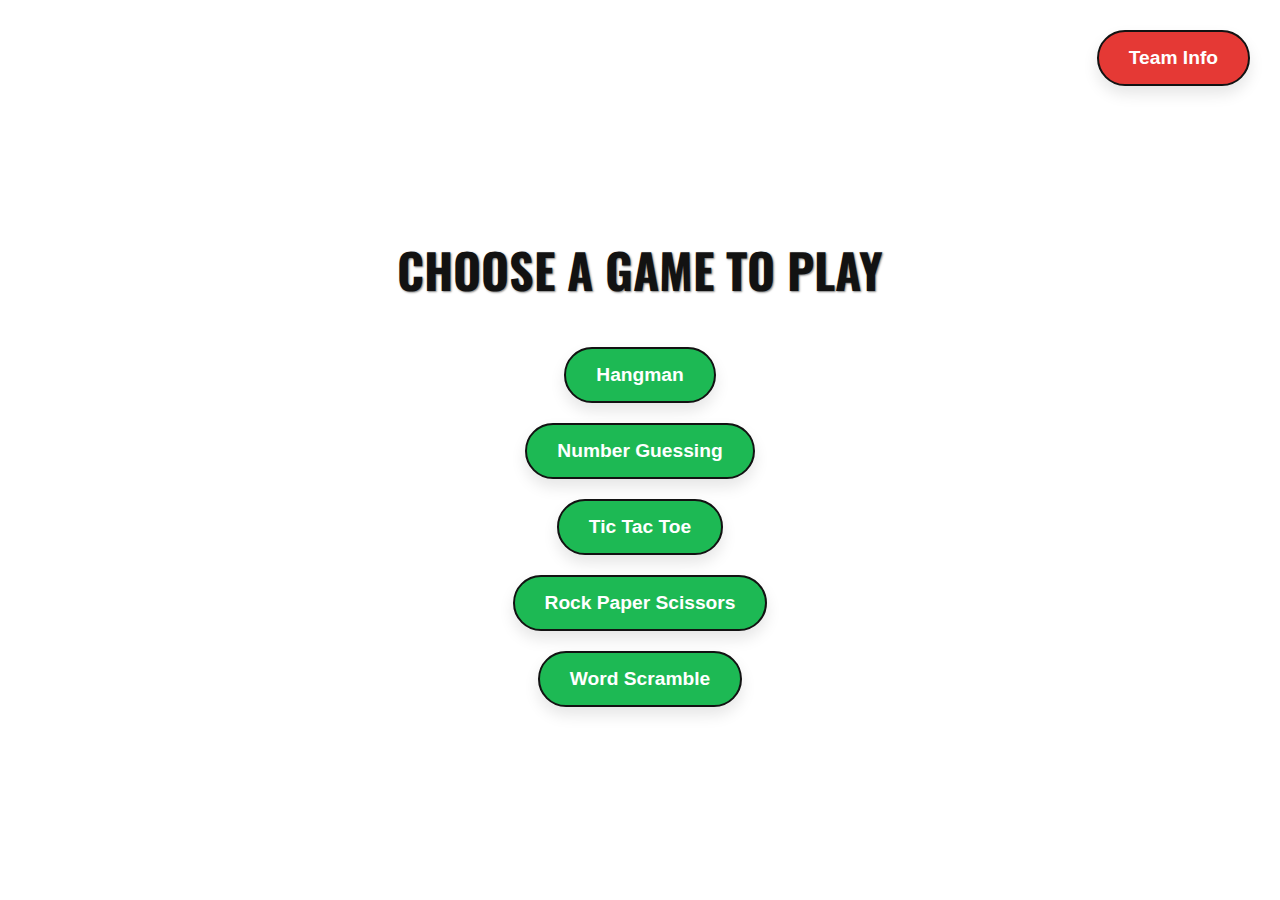
<file: index.html>
<!DOCTYPE html>
<html lang="en">
<head>
    <meta charset="UTF-8">
    <meta name="viewport" content="width=device-width, initial-scale=1.0">
    <title>Game Collection</title>
    <link href="https://fonts.googleapis.com/css2?family=Roboto:wght@400;700&family=Oswald:wght@300;500&display=swap" rel="stylesheet">
    <style>
        body {
            font-family: 'Sifonn', sans-serif;
            display: flex;
            flex-direction: column;
            align-items: center;
            justify-content: center;
            height: 100vh;
            margin: 0;
            background-color: #ffffff; /* Change background color to white */
            color: #121212; /* Change text color to black for visibility */
            animation: fadeIn 1.5s ease-in-out;
        }
        @keyframes fadeIn {
            from { opacity: 0; }
            to { opacity: 1; }
        }
        h2 {
            font-family: 'Oswald', sans-serif;
            font-size: 3em;
            margin-bottom: 20px;
            text-shadow: 1px 1px 2px rgba(0, 0, 0, 0.5);
            animation: slideIn 1s ease-in-out;
            border: 2px solid #ffffff; /* Add thin border */
            padding: 10px;
            border-radius: 10px; /* Optional: to make the border rounded */
        }
        @keyframes slideIn {
            from { transform: translateY(-20px); opacity: 0; }
            to { transform: translateY(0); opacity: 1; }
        }
        .game-link, .team-info-link {
            display: inline-block;
            margin: 10px;
            padding: 15px 30px;
            background: #1db954;
            color: #ffffff;
            text-decoration: none;
            border-radius: 50px;
            font-size: 1.2em;
            font-weight: bold;
            box-shadow: 0 8px 15px rgba(0, 0, 0, 0.1);
            transition: transform 0.3s, background-color 0.3s, box-shadow 0.3s;
            animation: zoomIn 1s ease-in-out;
            border: 2px solid  #121212; /* Add thin border */
        }
        @keyframes zoomIn {
            from { transform: scale(0.5); opacity: 0; }
            to { transform: scale(1); opacity: 1; }
        }
        .game-link:hover, .team-info-link:hover {
            background-color: #1ed760;
            transform: translateY(-5px);
            box-shadow: 0 12px 25px rgba(0, 0, 0, 0.2);
        }
        .team-info-link {
            position: absolute;
            top: 20px;
            right: 20px;
            background-color: #e53935;
        }
        .team-info-link:hover {
            background-color: #ff5252;
        }
        /* Media query for smaller screens */
        @media screen and (max-width: 600px) {
            h2 {
                font-size: 2em; /* Adjust font size for smaller screens */
            }
        }
    </style>
</head>
<body>
    <h2>CHOOSE A GAME TO PLAY</h2>
    <a href="Hangman/index.html" class="game-link">Hangman</a>
    <a href="number guessing game/index.html" class="game-link">Number Guessing</a>
    <a href="Quiz/index.html" class="game-link">Tic Tac Toe</a>
    <a href="Rock papers scissors/index.html" class="game-link">Rock Paper Scissors</a>
    <a href="word scramble/index.html" class="game-link">Word Scramble</a>
    <a href="Team/index.html" class="team-info-link">Team Info</a>
</body>
</html>
</file>
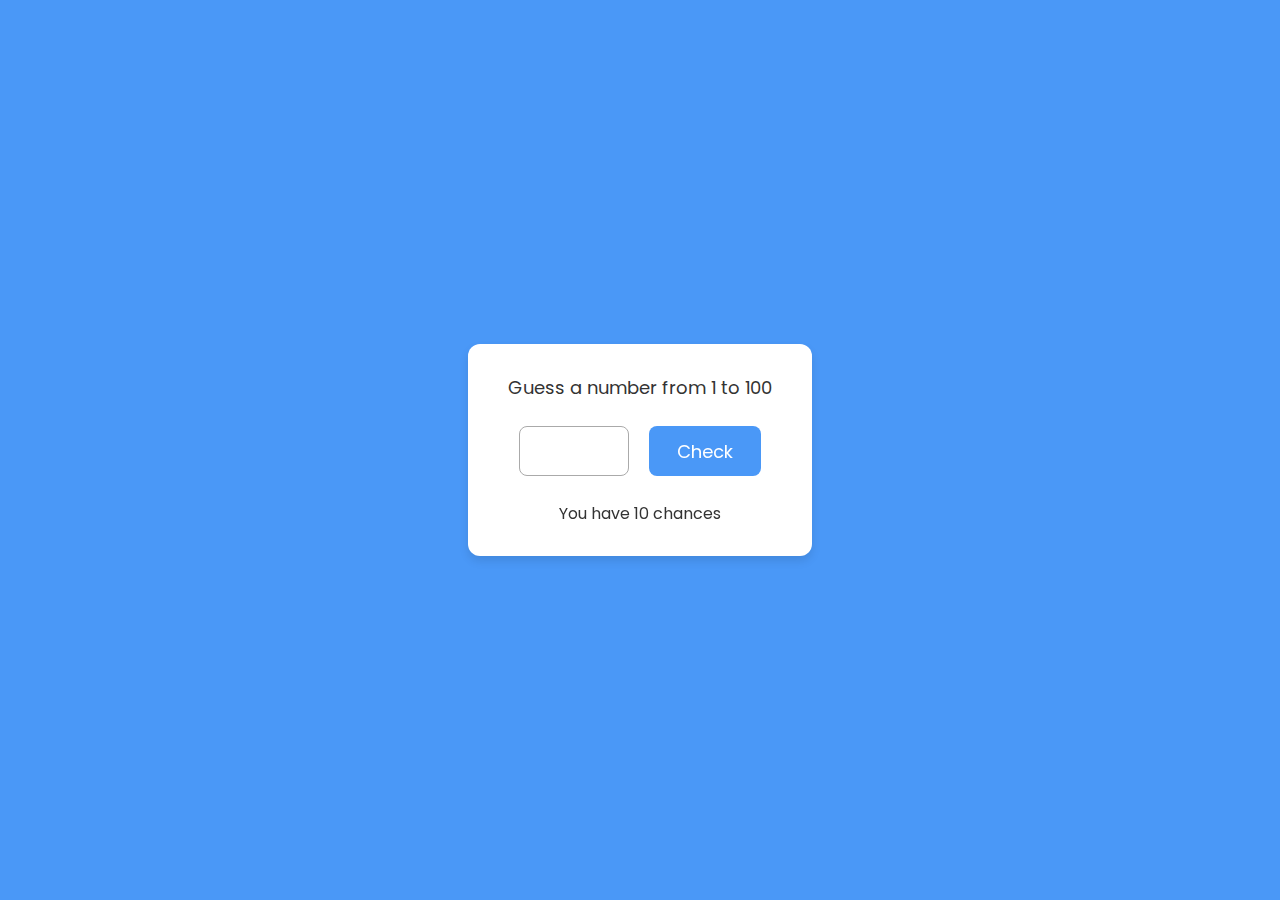
<file: number guessing game/index.html>
<!DOCTYPE html>
<!-- Coding by CodingLab || www.codinglabweb.com -->
<html lang="en">
  <head>
    <meta charset="UTF-8" />
    <meta http-equiv="X-UA-Compatible" content="IE=edge" />
    <meta name="viewport" content="width=device-width, initial-scale=1.0" />
    <title>Game in HTML CSS & JavaScript</title>
    <link rel="stylesheet" href="style.css" />
  </head>
  <body>
    <div class="wrapper">
      <header>Guess a number from 1 to 100</header>
      <p class="guess"></p>
      <div class="input-field">
        <input type="number" />
        <button>Check</button>
      </div>
      <p>You have <span class="chances">10</span> chances</p>
    </div>

    <script src="script.js" defer></script>
  </body>
</html>
</file>
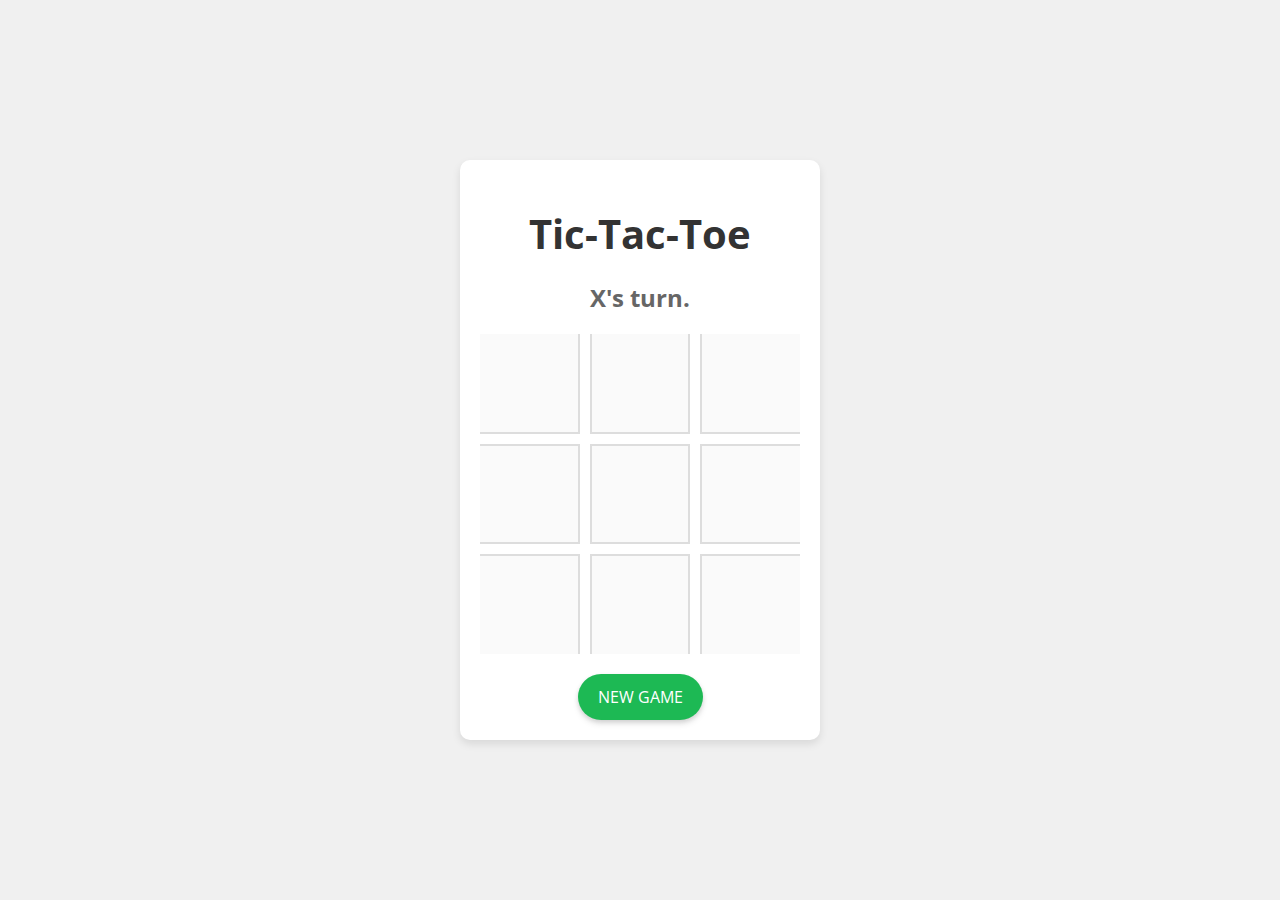
<file: Quiz/index.html>
<!DOCTYPE html>
<html lang="en">

<head>
    <meta charset="UTF-8">
    <meta name="viewport" content="width=device-width, initial-scale=1.0">
    <link href="https://fonts.googleapis.com/css2?family=Open+Sans&display=swap" rel="stylesheet">
    <link rel="stylesheet" href="style.css">
    <script src="script.js" defer></script>
    <title>Tic-Tac-Toe</title>
</head>

<body>
    <div class="tictactoe">
        <h1>Tic-Tac-Toe</h1>
        <h2 class="turnIndicator">X's turn</h2>

        <div class="board">
            <div class="square">
                <div class="outline"></div>
                <div class="foreground"></div>
            </div>
            <div class="square">
                <div class="outline"></div>
                <div class="foreground"></div>
            </div>
            <div class="square">
                <div class="outline"></div>
                <div class="foreground"></div>
            </div>
            <div class="square">
                <div class="outline"></div>
                <div class="foreground"></div>
            </div>
            <div class="square">
                <div class="outline"></div>
                <div class="foreground"></div>
            </div>
            <div class="square">
                <div class="outline"></div>
                <div class="foreground"></div>
            </div>
            <div class="square">
                <div class="outline"></div>
                <div class="foreground"></div>
            </div>
            <div class="square">
                <div class="outline"></div>
                <div class="foreground"></div>
            </div>
            <div class="square">
                <div class="outline"></div>
                <div class="foreground"></div>
            </div>
        </div>

        <button class="newGame">NEW GAME</button>
    </div>
</body>

</html>
</file>
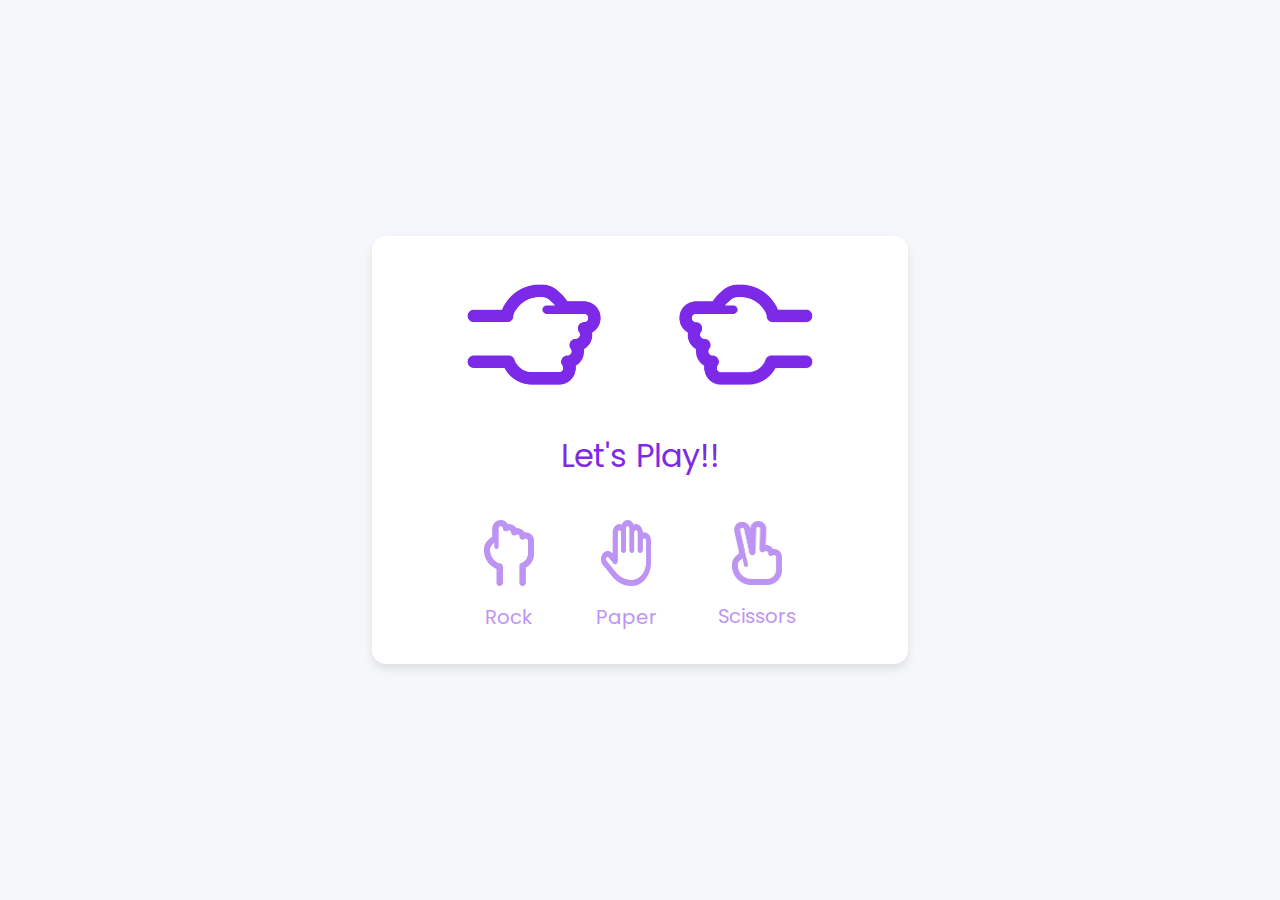
<file: Rock papers scissors/index.html>
<!DOCTYPE html>
<!-- Coding by CodingLab || www.codinglabweb.com -->
<html lang="en">
  <head>
    <meta charset="UTF-8" />
    <meta http-equiv="X-UA-Compatible" content="IE=edge" />
    <meta name="viewport" content="width=device-width, initial-scale=1.0" />
    <title>JavaScript Game | Rock Paper Scissors</title>
    <link rel="stylesheet" href="style.css" />
  </head>
  <body>
    <section class="container">
      <div class="result_field">
        <div class="result_images">
          <span class="user_result">
            <img src="images/rock.png" alt="" />
          </span>
          <span class="cpu_result">
            <img src="images/rock.png" alt="" />
          </span>
        </div>
        <div class="result">Let's Play!!</div>
      </div>

      <div class="option_images">
        <span class="option_image">
          <img src="images/rock.png" alt="" />
          <p>Rock</p>
        </span>
        <span class="option_image">
          <img src="images/paper.png" alt="" />
          <p>Paper</p>
        </span>
        <span class="option_image">
          <img src="images/scissors.png" alt="" />
          <p>Scissors</p>
        </span>
      </div>
    </section>

    <script src="script.js" defer></script>
  </body>
</html>
</file>
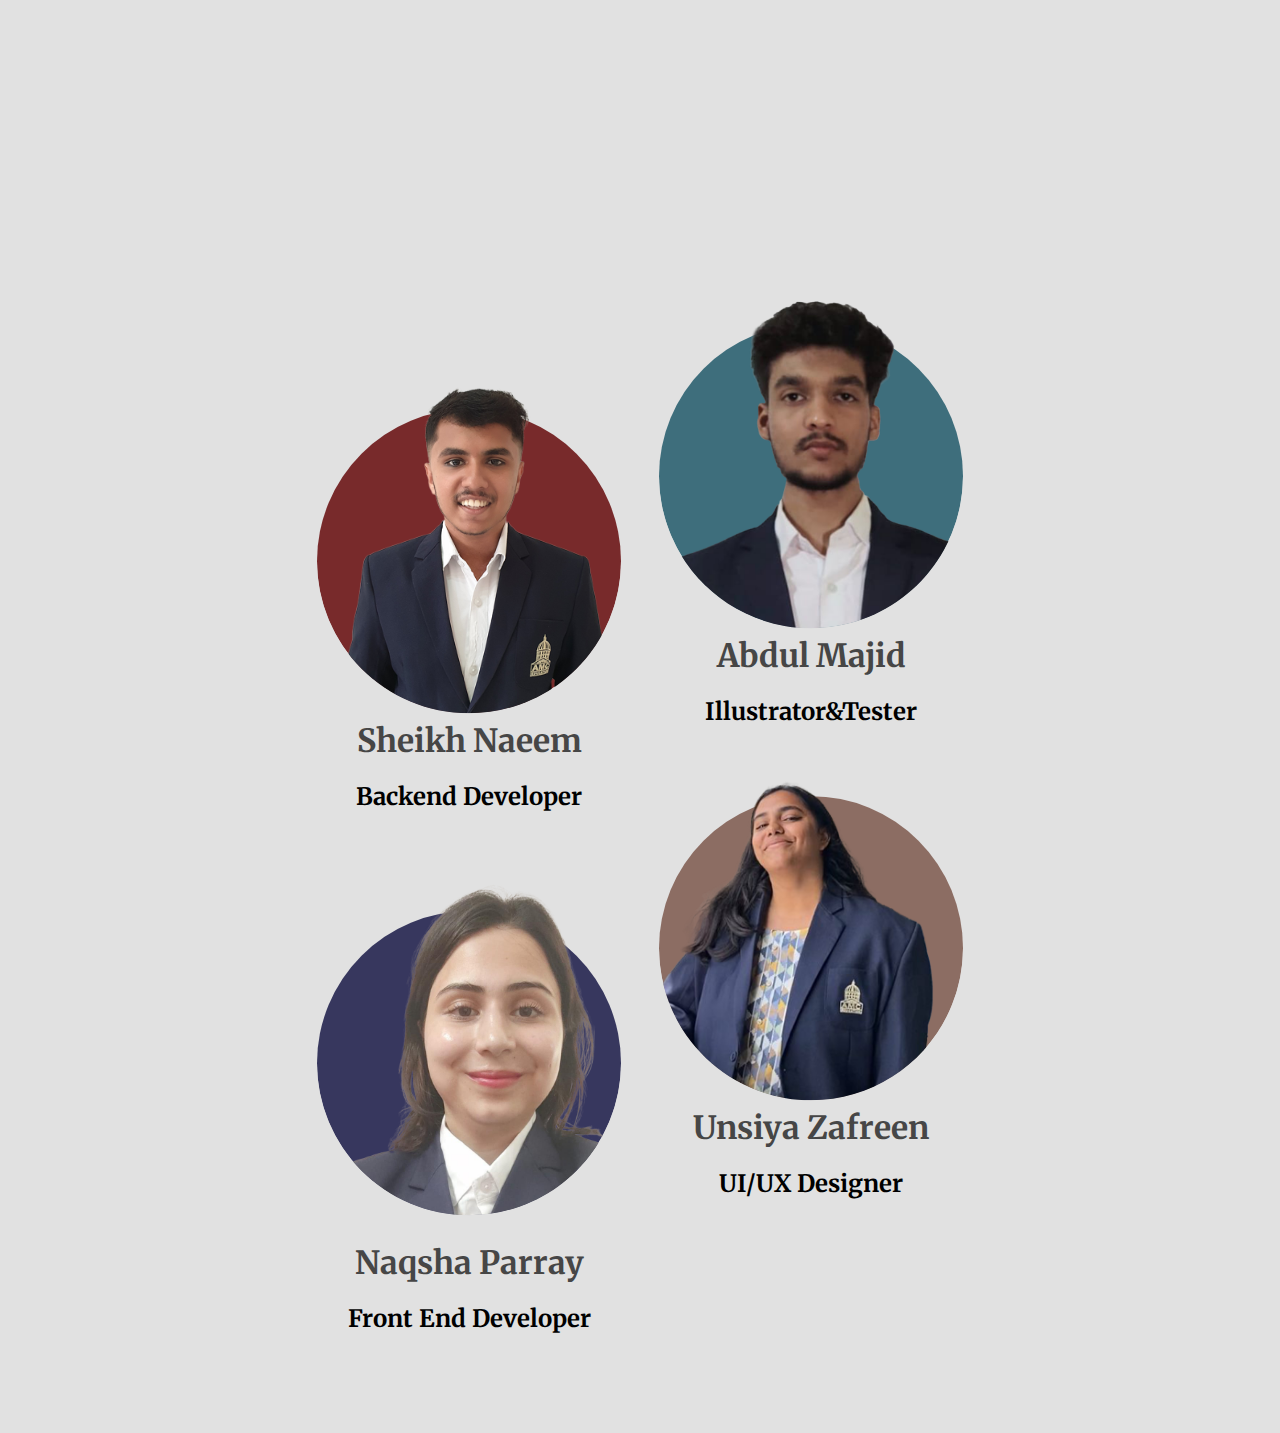
<file: Team/index.html>
<!DOCTYPE html>
<html lang="en">
<head>
  <meta charset="UTF-8">
  <link rel="stylesheet" href="style.css">
  <title>Team Profile v1.1</title>
</head>
<body>
<br><br><br><br><br><br><br><br><br><br><br><br>
  <div class="row">
    <div class="person" style="--color: #782a2b">
      <br><br><br><br><br><br><br><br><br><br><br><br><br><br><br><br><br><br>     
      <div class="container">
        <div class="container-inner">
          <div class="circle"></div>
          <img src="images/image-1.png">
        </div>
      </div>
      <div class="divider"></div><br>
      <h1>Sheikh Naeem</h1>
     <b><p><h2>Backend Developer</h2></p></b>
    </div>&nbsp&nbsp&nbsp&nbsp&nbsp&nbsp&nbsp&nbsp&nbsp

    <div class="person" style="--color: #37375e">
      <div class="container">
        <div class="container-inner">
          <div class="circle"></div>
          <img src="images/image-2.png">
        </div>
      </div>
      <div class="divider"></div><br><br>
      <h1>Naqsha Parray</h1>
    <b>  <p><h2>Front End Developer</h2></p></b>
    </div>
  </div>
  &nbsp&nbsp&nbsp&nbsp&nbsp&nbsp&nbsp&nbsp&nbsp&nbsp&nbsp&nbsp&nbsp&nbsp&nbsp&nbsp&nbsp&nbsp
  <div class="row">
    <div class="person" style="--color: #3e6e7c">
      <br><br><br><br><br><br><br>
      <div class="container">
        <div class="container-inner">
          <div class="circle"></div>
          <img src="images/image-3.png">
        </div>
      </div>
      <div class="divider"></div><br>
      <h1>Abdul Majid</h1>
    <b>  <p><h2>Illustrator&Tester</h2></p></b>
    </div>

    <!-- Added the fourth person -->
    <div class="person" style="--color: #8c6d63">
  
      <div class="container">
        <div class="container-inner">
          <div class="circle"></div>
          <img src="images/image-4.png">
        </div>
      </div>
      <div class="divider"></div><br>
      <h1>Unsiya Zafreen</h1>
    <b>  <p><h2>UI/UX Designer</p></h2></p></b>
    </div>
  </div>

</body>
</html>
</file>
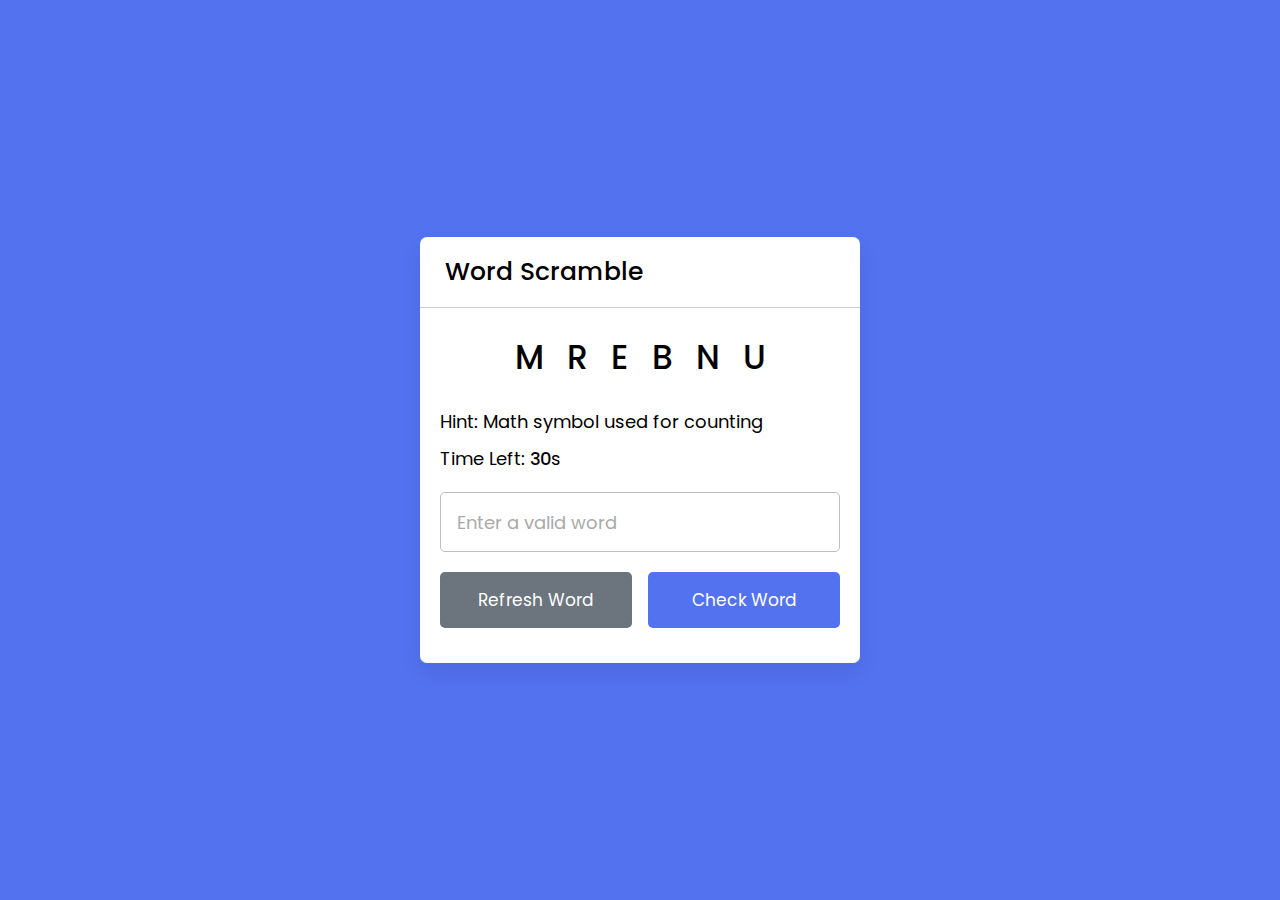
<file: word scramble/index.html>
<!DOCTYPE html>
<html lang="en" dir="ltr">
<head>
  <meta charset="utf-8">
  <title>Word Scramble Game</title>
  <link rel="stylesheet" href="style.css">
  <meta name="viewport" content="width=device-width, initial-scale=1.0">
</head>
<body>
  <div class="container">
      <h2>Word Scramble</h2>
      <div class="content">
          <p class="word"></p>
          <div class="details">
              <p class="hint">Hint: <span></span></p>
              <p class="time">Time Left: <span><b>30</b>s</span></p>
              <div id="message"></div>

          </div>
          <input type="text" spellcheck="false" placeholder="Enter a valid word">
          <div class="buttons">
              <button class="refresh-word">Refresh Word</button>
              <button class="check-word">Check Word</button>
          </div>
      </div>
      <div id="message"></div>
  </div>
  <script src="js/words.js" defer></script>
  <script src="js/script.js" defer></script>
</body>
</html>
</file>
<file: number guessing game/style.css>
/* Import Google font - Poppins */
@import url("https://fonts.googleapis.com/css2?family=Poppins:wght@200;300;400;500;600;700&display=swap");
* {
  margin: 0;
  padding: 0;
  box-sizing: border-box;
  font-family: "Poppins", sans-serif;
}
body {
  min-height: 100vh;
  display: flex;
  align-items: center;
  justify-content: center;
  background: #4a98f7;
}
.wrapper {
  padding: 30px 40px;
  border-radius: 12px;
  background: #fff;
  text-align: center;
  box-shadow: 0 5px 10px rgba(0, 0, 0, 0.1);
}
.wrapper header {
  font-size: 18px;
  font-weight: 400;
  color: #333;
}
.wrapper p {
  color: #333;
}
.wrapper .input-field {
  display: flex;
  justify-content: center;
  gap: 20px;
  margin: 25px 0;
}
.input-field input,
.input-field button {
  height: 50px;
  width: calc(100% / 2 - 20px);
  outline: none;
  padding: 0 20px;
  border-radius: 8px;
  font-size: 18px;
}
.input-field input {
  text-align: center;
  color: #707070;
  width: 110px;
  border: 1px solid #aaa;
}
input::-webkit-inner-spin-button,
input::-webkit-outer-spin-button {
  display: none;
}
.input-field input:disabled {
  cursor: not-allowed;
}
.input-field button {
  border: none;
  background: #4a98f7;
  color: #fff;
  cursor: pointer;
  transition: 0.3s;
}
.input-field button:active {
  transform: scale(0.97);
}
</file>
<file: Quiz/style.css>
html {
  box-sizing: border-box;
  -webkit-box-sizing: border-box;
  -moz-box-sizing: border-box;
  background-color: #f0f0f0;
  color: #333;
  font-family: 'Open Sans', sans-serif;
  display: flex;
  justify-content: center;
  align-items: center;
  height: 100vh;
  margin: 0;
}

*,
*:before,
*:after {
  box-sizing: inherit;
  -webkit-box-sizing: inherit;
  -moz-box-sizing: inherit;
}

body {
  display: flex;
  justify-content: center;
  align-items: center;
  text-align: center;
  margin: 0;
  padding: 20px;
  background-color: #fff;
  border-radius: 10px;
  box-shadow: 0 4px 8px rgba(0, 0, 0, 0.1);
}

h1 {
  font-size: 2.5rem;
  margin-bottom: 0.5rem;
  color: #333;
}

h2 {
  font-size: 1.5rem;
  margin-bottom: 1rem;
  color: #666;
}

.board {
  display: grid;
  grid-template-columns: repeat(3, 100px);
  gap: 10px;
  margin: 20px 0;
}

.square {
  width: 100px;
  height: 100px;
  background-color: #fafafa;
  border: 2px solid #ddd;
  transition: background-color 0.2s ease-out, transform 0.2s ease-out;
  cursor: pointer;
  position: relative;
  display: flex;
  justify-content: center;
  align-items: center;
  font-size: 2rem;
}

.square:hover {
  background-color: #f0f0f0;
  transform: scale(1.05);
}

.gameOver .square:hover,
.square.X:hover,
.square.O:hover {
  background-color: inherit;
  cursor: default;
  transform: none;
}

.square .outline,
.square .foreground {
  position: absolute;
  display: flex;
  justify-content: center;
  align-items: center;
  height: 100%;
  width: 100%;
}

.square.X .outline:before,
.square.X .outline:after,
.square.X .foreground:before,
.square.X .foreground:after {
  content: "";
  position: absolute;
}

.square.X .outline:before,
.square.X .outline:after {
  background: #333;
  width: 14px;
  height: 58px;
}

.square.X .outline:before {
  transform: rotate(45deg);
}

.square.X .outline:after {
  transform: rotate(-45deg);
}

.square.X .foreground:before,
.square.X .foreground:after {
  background: #f03a17;
  width: 8px;
  height: 52px;
}

.square.X .foreground:before {
  transform: rotate(45deg);
}

.square.X .foreground:after {
  transform: rotate(-45deg);
}

.square.O .outline:before,
.square.O .foreground:after {
  content: "";
  position: absolute;
  border-radius: 50%;
}

.square.O .outline:before {
  border: 14px solid #333;
  width: 58px;
  height: 58px;
}

.square.O .foreground:after {
  border: 8px solid #0082a5;
  width: 52px;
  height: 52px;
}

.square:nth-of-type(1),
.square:nth-of-type(2),
.square:nth-of-type(3) {
  border-top: none;
}

.square:nth-of-type(1),
.square:nth-of-type(4),
.square:nth-of-type(7) {
  border-left: none;
}

.square:nth-of-type(3),
.square:nth-of-type(6),
.square:nth-of-type(9) {
  border-right: none;
}

.square:nth-of-type(7),
.square:nth-of-type(8),
.square:nth-of-type(9) {
  border-bottom: none;
}

button.newGame {
  background-color: #1db954;
  font-family: 'Open Sans', sans-serif;
  font-size: 16px;
  color: white;
  border: none;
  padding: 12px 20px;
  border-radius: 50px;
  box-shadow: 0 4px 6px rgba(0, 0, 0, 0.1), 0 2px 4px rgba(0, 0, 0, 0.1);
  transition: background-color 0.2s ease-out, box-shadow 0.2s ease-out;
  cursor: pointer;
}

button.newGame:hover {
  background-color: #1ed760;
  box-shadow: 0 8px 12px rgba(0, 0, 0, 0.1), 0 4px 8px rgba(0, 0, 0, 0.1);
}
</file>
<file: Rock papers scissors/style.css>
/* Import Google font - Poppins */
@import url("https://fonts.googleapis.com/css2?family=Poppins:wght@200;300;400;500;600;700&display=swap");
* {
  margin: 0;
  padding: 0;
  box-sizing: border-box;
  font-family: "Poppins", sans-serif;
}
body {
  height: 100vh;
  display: flex;
  align-items: center;
  justify-content: center;
  background: #f6f7fb;
}
::selection {
  color: #fff;
  background-color: #7d2ae8;
}
.container {
  padding: 2rem 7rem;
  border-radius: 14px;
  background: #fff;
  box-shadow: 0 5px 10px rgba(0, 0, 0, 0.1);
}
.result_images {
  display: flex;
  column-gap: 7rem;
}
.container.start .user_result {
  transform-origin: left;
  animation: userShake 0.7s ease infinite;
}
@keyframes userShake {
  50% {
    transform: rotate(10deg);
  }
}

.container.start .cpu_result {
  transform-origin: right;
  animation: cpuShake 0.7s ease infinite;
}
@keyframes cpuShake {
  50% {
    transform: rotate(-10deg);
  }
}
.result_images img {
  width: 100px;
}
.user_result img {
  transform: rotate(90deg);
}
.cpu_result img {
  transform: rotate(-90deg) rotateY(180deg);
}
.result {
  text-align: center;
  font-size: 2rem;
  color: #7d2ae8;
  margin-top: 1.5rem;
}

.option_image img {
  width: 50px;
}
.option_images {
  display: flex;
  align-items: center;
  margin-top: 2.5rem;
  justify-content: space-between;
}
.container.start .option_images {
  pointer-events: none;
}
.option_image {
  display: flex;
  flex-direction: column;
  align-items: center;
  opacity: 0.5;
  cursor: pointer;
  transition: opacity 0.3s ease;
}
.option_image:hover {
  opacity: 1;
}
.option_image.active {
  opacity: 1;
}
.option_image img {
  pointer-events: none;
}
.option_image p {
  color: #7d2ae8;
  font-size: 1.235rem;
  margin-top: 1rem;
  pointer-events: none;
}
</file>
<file: Team/style.css>
/**
*  @project  Team Profile v1.1
*  @author   Jamshid Elmi
*  @created  2022-04-30 22:05:13
*  @modified 2022-04-30 22:05:13
*  @tutorial https://youtu.be/WAq97p33Ahc
*/
@import url("https://fonts.googleapis.com/css2?family=Merriweather:wght@900&family=Sumana:wght@700&display=swap");

body {
  display: flex;
  flex-wrap: wrap;
  align-items: center;
  justify-content: center;
  height: auto; /* Change to auto to accommodate content */
  margin: 0;
  background: #e1e1e1;
  font-family: "Merriweather";
}

.person {
  /* border: 1px solid; */
  display: flex;
  flex-direction: column;
  align-items: center;
  width: 250px;
  margin: 10px; /* Add margin for spacing between people */
}

.container {
  height: 312px;
  width: 400px;
  cursor: pointer;
  transform: scale(0.8); /* Changed from 0.6 to 0.8 */
  transition: transform 250ms cubic-bezier(0.4, 0, 0.2, 1);
}

.circle {
  position: absolute;
  background: var(--color);
  height: 380px;
  width: 380px;
  top: 210px;
  left: 10px;
  border-radius: 50%;
}

.person img {
  position: relative;
  width: 340px;
  top: 164px;
  left: 22px;
  transform: translateY(20px) scale(1.15);
  transition: transform 250ms cubic-bezier(0.4, 0, 0.2, 1);
}

.container-inner {
  position: relative;
  clip-path: path("M 390,400 C 390,504.9341 304.9341,590 200,590 95.065898,590 10,504.9341 10,400 V 10 H 200 390 Z");
  top: -200px;
}

.divider {
  height: 3px;
  width: 130px;
  border-radius: 5px;
  background: var(--color);
}

.person h1 {
  color: #464646;
  margin: 16px 0 0 0;
}

.person p {
  font-family: arial;
  color: #6e6e6e;
  font-size: 14px;
  margin-top: 5px;
}

/* hover */
.container:hover {
  transform: scale(1); /* Changed from 0.75 to 1 */
} 

.container:hover img {
  transform: translateY(0) scale(1.3);
}
</file>
<file: word scramble/style.css>
/* Import Google font - Poppins */
@import url('https://fonts.googleapis.com/css2?family=Poppins:wght@400;500;600&display=swap');
*{
  margin: 0;
  padding: 0;
  box-sizing: border-box;
  font-family: 'Poppins', sans-serif;
}
body{
  display: flex;
  padding: 0 10px;
  align-items: center;
  justify-content: center;
  min-height: 100vh;
  background: #5372F0;
}
.container{
  width: 440px;
  border-radius: 7px;
  background: #fff;
  box-shadow: 0 10px 20px rgba(0,0,0,0.08);
}
.container h2{
  font-size: 25px;
  font-weight: 500;
  padding: 16px 25px;
  border-bottom: 1px solid #ccc;
}
.container .content{
  margin: 25px 20px 35px;
}
.content .word{
  user-select: none;
  font-size: 33px;
  font-weight: 500;
  text-align: center;
  letter-spacing: 24px;
  margin-right: -24px;
  word-break: break-all;
  text-transform: uppercase;
}
.content .details{
  margin: 25px 0 20px;
}
.details p{
  font-size: 18px;
  margin-bottom: 10px;
}
.details p b{
  font-weight: 500;
}
.content input{
  width: 100%;
  height: 60px;
  outline: none;
  padding: 0 16px;
  font-size: 18px;
  border-radius: 5px;
  border: 1px solid #bfbfbf;
}
.content input:focus{
  box-shadow: 0px 2px 4px rgba(0,0,0,0.08);
}
.content input::placeholder{
  color: #aaa;
}
.content input:focus::placeholder{
  color: #bfbfbf;
}
.content .buttons{
  display: flex;
  margin-top: 20px;
  justify-content: space-between;
}
.buttons button{
  border: none;
  outline: none;
  color: #fff;
  cursor: pointer;
  padding: 15px 0;
  font-size: 17px;
  border-radius: 5px;
  width: calc(100% / 2 - 8px);
  transition: all 0.3s ease;
}
.buttons button:active{
  transform: scale(0.97);
}
.buttons .refresh-word{
  background: #6C757D;
}
.buttons .refresh-word:hover{
  background: #5f666d;
}
.buttons .check-word{
  background: #5372F0;
}
.buttons .check-word:hover{
  background: #2c52ed;
}

@media screen and (max-width: 470px) {
  .container h2{
    font-size: 22px;
    padding: 13px 20px;
  }
  .content .word{
    font-size: 30px;
    letter-spacing: 20px;
    margin-right: -20px;
  }
  .container .content{
    margin: 20px 20px 30px;
  }
  .details p{
    font-size: 16px;
    margin-bottom: 8px;
  }
  .content input{
    height: 55px;
    font-size: 17px;
  }
  .buttons button{
    padding: 14px 0;
    font-size: 16px;
    width: calc(100% / 2 - 7px);
  }
}
</file>
